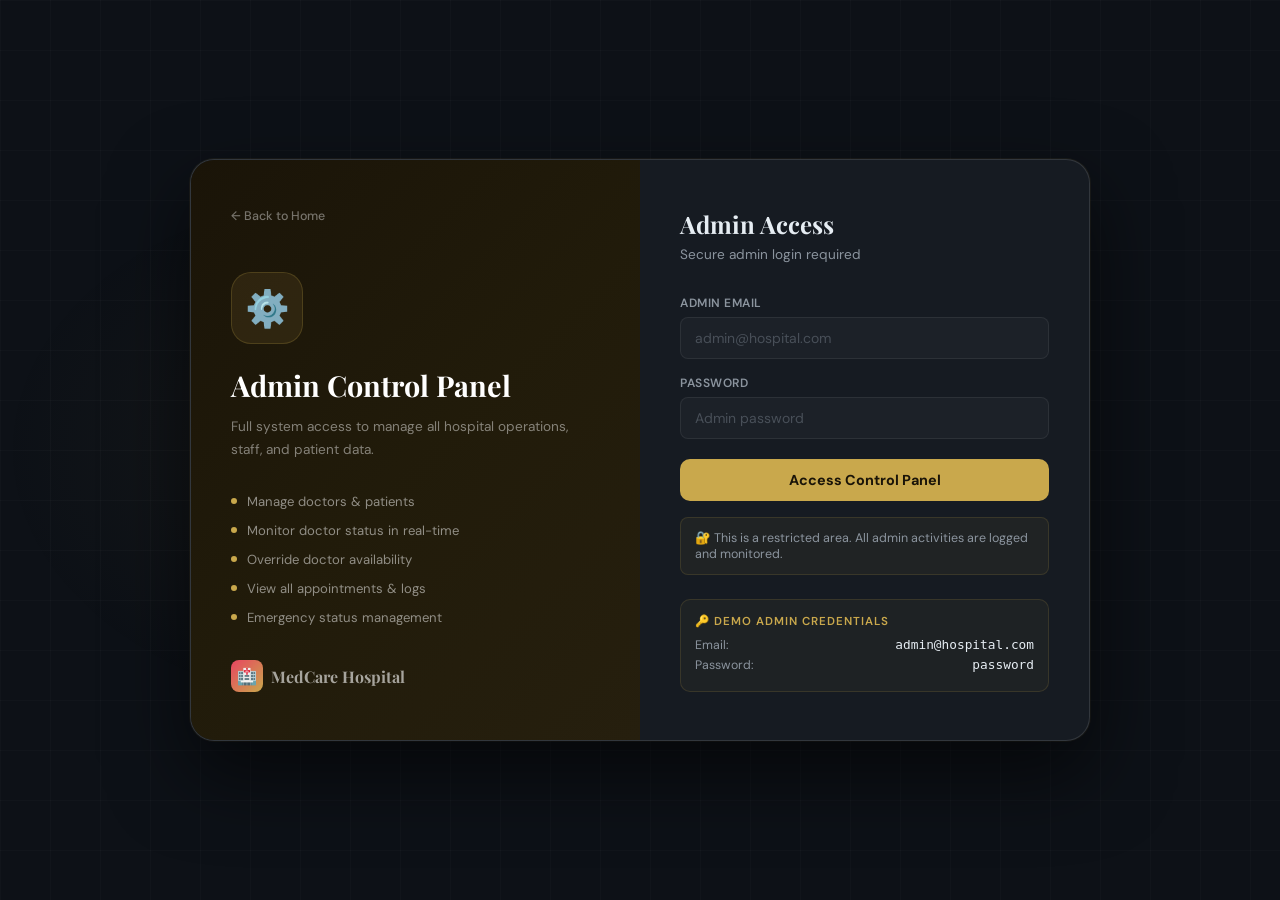
<file: admin-login.html>
<!DOCTYPE html>
<html lang="en">
<head>
<meta charset="UTF-8">
<meta name="viewport" content="width=device-width, initial-scale=1.0">
<title>Admin Login — MedCare Hospital</title>
<link rel="preconnect" href="https://fonts.googleapis.com">
<link href="https://fonts.googleapis.com/css2?family=Playfair+Display:wght@700;900&family=DM+Sans:wght@300;400;500;600&display=swap" rel="stylesheet">
<style>
  :root { --role-color:#C9A84C; --role-glow:rgba(201,168,76,0.25); --bg:#0D1117; --surface:#161B22; --surface2:#1C2128; --border:rgba(255,255,255,0.07); --border2:rgba(255,255,255,0.12); --text:#E6EDF3; --text2:#8B949E; --text3:#484F58; }
  *{margin:0;padding:0;box-sizing:border-box}
  body{font-family:'DM Sans',sans-serif;background:var(--bg);color:var(--text);min-height:100vh;display:flex;align-items:center;justify-content:center;padding:20px}
  .bg-accent{position:fixed;inset:0;z-index:0;background:radial-gradient(ellipse 50% 50% at 30% 50%,rgba(201,168,76,0.06) 0%,transparent 60%)}
  .grid-bg{position:fixed;inset:0;z-index:0;background-image:linear-gradient(rgba(255,255,255,0.02) 1px,transparent 1px),linear-gradient(90deg,rgba(255,255,255,0.02) 1px,transparent 1px);background-size:50px 50px}
  .login-wrapper{position:relative;z-index:10;width:100%;max-width:900px;display:grid;grid-template-columns:1fr 1fr;background:var(--surface);border:1px solid var(--border2);border-radius:24px;overflow:hidden;box-shadow:0 32px 80px rgba(0,0,0,0.6),0 0 0 1px rgba(201,168,76,0.08);animation:wrapper-in 0.5s ease}
  @keyframes wrapper-in{from{opacity:0;transform:scale(0.95) translateY(20px)}to{opacity:1;transform:scale(1) translateY(0)}}
  @media(max-width:640px){.login-wrapper{grid-template-columns:1fr}.login-panel-left{display:none}}
  .login-panel-left{background:linear-gradient(135deg,#1A1408 0%,#211B0A 50%,#261F0E 100%);padding:48px 40px;display:flex;flex-direction:column;justify-content:space-between;position:relative;overflow:hidden}
  .panel-decoration{position:absolute;inset:0;background:radial-gradient(circle at 30% 70%,rgba(201,168,76,0.1) 0%,transparent 60%)}
  .panel-content{position:relative;z-index:1}
  .back-link{display:flex;align-items:center;gap:6px;color:rgba(255,255,255,0.4);text-decoration:none;font-size:0.78rem;font-weight:500;transition:color 0.2s;margin-bottom:48px}
  .back-link:hover{color:var(--role-color)}
  .panel-role-icon{width:72px;height:72px;background:rgba(201,168,76,0.1);border:1px solid rgba(201,168,76,0.2);border-radius:20px;display:flex;align-items:center;justify-content:center;font-size:36px;margin-bottom:24px}
  .panel-title{font-family:'Playfair Display',serif;font-size:1.8rem;font-weight:700;color:white;line-height:1.2;margin-bottom:12px}
  .panel-desc{color:rgba(255,255,255,0.45);font-size:0.85rem;line-height:1.7}
  .panel-features{margin-top:32px;display:flex;flex-direction:column;gap:12px}
  .panel-feature{display:flex;align-items:center;gap:10px;color:rgba(255,255,255,0.5);font-size:0.82rem}
  .feature-dot{width:6px;height:6px;border-radius:50%;background:var(--role-color);flex-shrink:0}
  .panel-footer{position:relative;z-index:1}
  .hospital-branding{display:flex;align-items:center;gap:8px}
  .brand-icon{width:32px;height:32px;border-radius:8px;background:linear-gradient(135deg,#E94560,#C9A84C);display:flex;align-items:center;justify-content:center;font-size:16px}
  .brand-name{font-family:'Playfair Display',serif;font-size:1rem;font-weight:700;color:rgba(255,255,255,0.6)}
  .login-panel-right{padding:48px 40px}
  .login-header{margin-bottom:32px}
  .login-title{font-family:'Playfair Display',serif;font-size:1.5rem;font-weight:700;margin-bottom:6px}
  .login-subtitle{color:var(--text2);font-size:0.85rem}
  .form-group{margin-bottom:16px}
  .form-label{display:block;font-size:0.75rem;font-weight:600;color:var(--text2);letter-spacing:0.5px;text-transform:uppercase;margin-bottom:6px}
  .form-control{width:100%;background:var(--surface2);border:1px solid var(--border);border-radius:8px;padding:11px 14px;color:var(--text);font-size:0.875rem;font-family:inherit;transition:all 0.2s;outline:none}
  .form-control:focus{border-color:var(--role-color);box-shadow:0 0 0 3px var(--role-glow)}
  .form-control::placeholder{color:var(--text3)}
  .btn-login{width:100%;padding:12px;border-radius:10px;background:var(--role-color);color:#1A1408;font-size:0.9rem;font-weight:700;font-family:inherit;border:none;cursor:pointer;transition:all 0.2s;display:flex;align-items:center;justify-content:center;gap:8px;margin-top:20px}
  .btn-login:hover{filter:brightness(1.1);transform:translateY(-1px);box-shadow:0 8px 24px var(--role-glow)}
  .btn-login:disabled{opacity:0.7;cursor:not-allowed;transform:none}
  .alert{padding:10px 14px;border-radius:8px;font-size:0.82rem;margin-bottom:16px;display:none}
  .alert.show{display:block}
  .alert-error{background:rgba(248,81,73,0.1);border:1px solid rgba(248,81,73,0.3);color:#F85149}
  .alert-success{background:rgba(201,168,76,0.1);border:1px solid rgba(201,168,76,0.3);color:#C9A84C}
  .demo-creds{margin-top:24px;padding:14px;border-radius:10px;background:rgba(201,168,76,0.05);border:1px solid rgba(201,168,76,0.15);font-size:0.77rem}
  .demo-title{color:var(--role-color);font-weight:600;margin-bottom:8px;font-size:0.72rem;letter-spacing:1px;text-transform:uppercase}
  .demo-item{display:flex;justify-content:space-between;color:var(--text2);margin-bottom:4px}
  .demo-val{color:var(--text);font-family:monospace;font-size:0.8rem}
  .loading-ring{display:inline-block;width:16px;height:16px;border:2px solid rgba(0,0,0,0.3);border-top-color:#1A1408;border-radius:50%;animation:spin 0.6s linear infinite}
  @keyframes spin{to{transform:rotate(360deg)}}
  .admin-warning{display:flex;align-items:flex-start;gap:10px;background:rgba(201,168,76,0.06);border:1px solid rgba(201,168,76,0.15);border-radius:8px;padding:12px 14px;margin-top:16px;font-size:0.78rem;color:var(--text2)}
</style>
</head>
<body>
<div class="bg-accent"></div>
<div class="grid-bg"></div>
<div class="login-wrapper">
  <div class="login-panel-left">
    <div class="panel-content">
      <a href="index.html" class="back-link">← Back to Home</a>
      <div class="panel-role-icon">⚙️</div>
      <div class="panel-title">Admin Control Panel</div>
      <div class="panel-desc">Full system access to manage all hospital operations, staff, and patient data.</div>
      <div class="panel-features">
        <div class="panel-feature"><div class="feature-dot"></div> Manage doctors & patients</div>
        <div class="panel-feature"><div class="feature-dot"></div> Monitor doctor status in real-time</div>
        <div class="panel-feature"><div class="feature-dot"></div> Override doctor availability</div>
        <div class="panel-feature"><div class="feature-dot"></div> View all appointments & logs</div>
        <div class="panel-feature"><div class="feature-dot"></div> Emergency status management</div>
      </div>
    </div>
    <div class="panel-footer">
      <div class="hospital-branding">
        <div class="brand-icon">🏥</div>
        <div class="brand-name">MedCare Hospital</div>
      </div>
    </div>
  </div>
  <div class="login-panel-right">
    <div class="login-header">
      <div class="login-title">Admin Access</div>
      <div class="login-subtitle">Secure admin login required</div>
    </div>
    <div id="alertBox" class="alert"></div>
    <form onsubmit="handleLogin(event)">
      <div class="form-group">
        <label class="form-label">Admin Email</label>
        <input type="email" id="loginEmail" class="form-control" placeholder="admin@hospital.com" required>
      </div>
      <div class="form-group">
        <label class="form-label">Password</label>
        <input type="password" id="loginPassword" class="form-control" placeholder="Admin password" required>
      </div>
      <button type="submit" class="btn-login" id="loginBtn">
        <span id="loginBtnText">Access Control Panel</span>
      </button>
    </form>
    <div class="admin-warning">
      🔐 This is a restricted area. All admin activities are logged and monitored.
    </div>
    <div class="demo-creds">
      <div class="demo-title">🔑 Demo Admin Credentials</div>
      <div class="demo-item"><span>Email:</span><span class="demo-val">admin@hospital.com</span></div>
      <div class="demo-item"><span>Password:</span><span class="demo-val">password</span></div>
    </div>
  </div>
</div>
<script>
async function handleLogin(e) {
  e.preventDefault();
  const btn = document.getElementById('loginBtn');
  const txt = document.getElementById('loginBtnText');
  btn.disabled = true; txt.innerHTML = '<span class="loading-ring"></span>';
  const alertBox = document.getElementById('alertBox');
  alertBox.className = 'alert';
  try {
    const fd = new FormData();
    fd.append('action','login');
    fd.append('email', document.getElementById('loginEmail').value);
    fd.append('password', document.getElementById('loginPassword').value);
    fd.append('role','admin');
    const res = await fetch('php/auth.php',{method:'POST',body:fd});
    const data = await res.json();
    if(data.success){
      alertBox.textContent='Access granted! Redirecting...';
      alertBox.className='alert show alert-success';
      setTimeout(()=>window.location.href='admin-dashboard.html',800);
    } else {
      alertBox.textContent=data.message||'Login failed';
      alertBox.className='alert show alert-error';
      btn.disabled=false; txt.textContent='Access Control Panel';
    }
  } catch(err){
    alertBox.textContent='Connection error.';
    alertBox.className='alert show alert-error';
    btn.disabled=false; txt.textContent='Access Control Panel';
  }
}
</script>
</body>
</html>
</file>
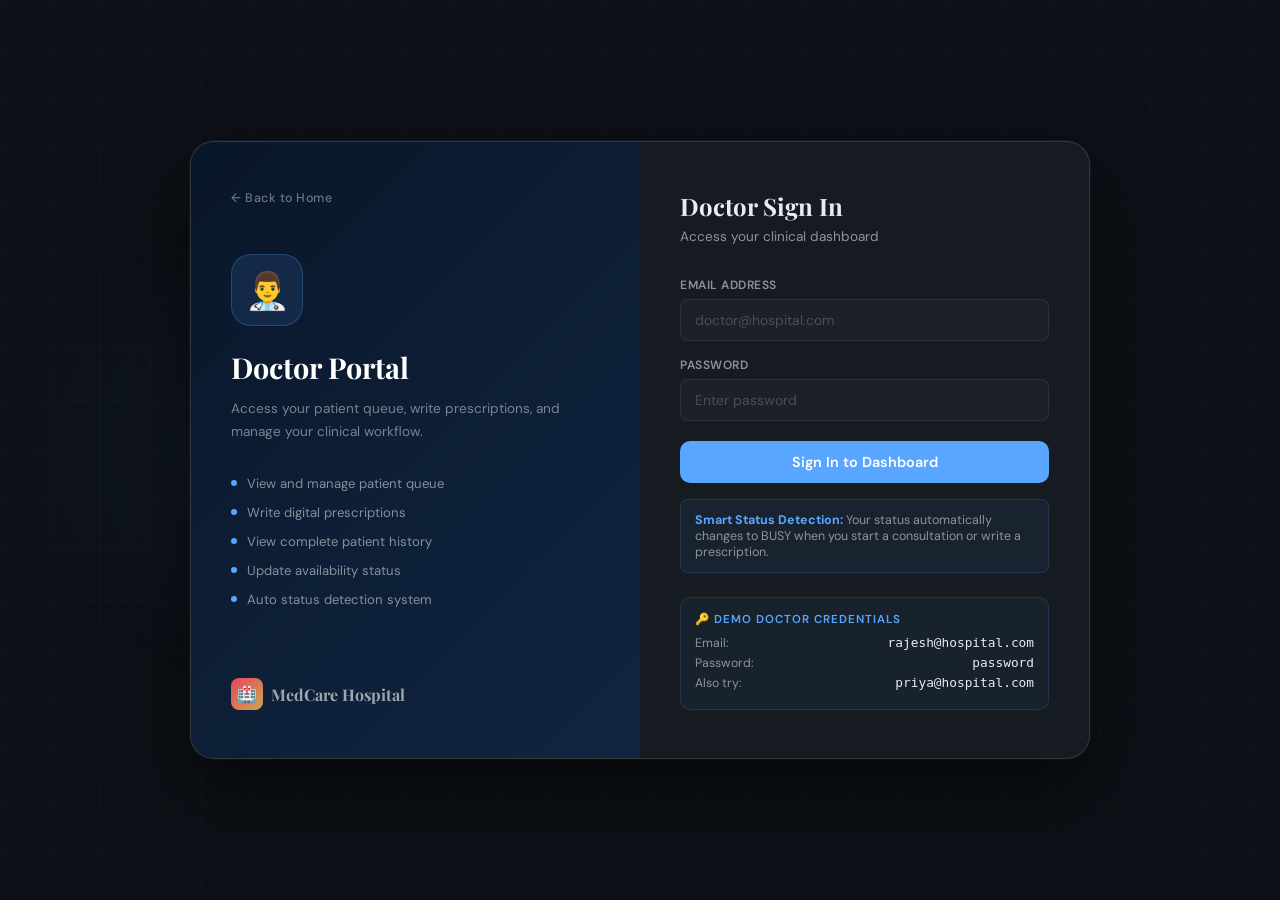
<file: doctor-login.html>
<!DOCTYPE html>
<html lang="en">
<head>
<meta charset="UTF-8">
<meta name="viewport" content="width=device-width, initial-scale=1.0">
<title>Doctor Login — MedCare Hospital</title>
<link rel="preconnect" href="https://fonts.googleapis.com">
<link href="https://fonts.googleapis.com/css2?family=Playfair+Display:wght@700;900&family=DM+Sans:wght@300;400;500;600&display=swap" rel="stylesheet">
<style>
  :root { --role-color: #58A6FF; --role-glow: rgba(88,166,255,0.25); --bg: #0D1117; --surface: #161B22; --surface2: #1C2128; --border: rgba(255,255,255,0.07); --border2: rgba(255,255,255,0.12); --text: #E6EDF3; --text2: #8B949E; --text3: #484F58; }
  * { margin:0; padding:0; box-sizing:border-box; }
  body { font-family:'DM Sans',sans-serif; background:var(--bg); color:var(--text); min-height:100vh; display:flex; align-items:center; justify-content:center; padding:20px; }
  .bg-accent { position:fixed; inset:0; z-index:0; background:radial-gradient(ellipse 50% 50% at 30% 50%, rgba(88,166,255,0.07) 0%, transparent 60%); }
  .grid-bg { position:fixed; inset:0; z-index:0; background-image:linear-gradient(rgba(255,255,255,0.02) 1px,transparent 1px),linear-gradient(90deg,rgba(255,255,255,0.02) 1px,transparent 1px); background-size:50px 50px; }
  .login-wrapper { position:relative; z-index:10; width:100%; max-width:900px; display:grid; grid-template-columns:1fr 1fr; background:var(--surface); border:1px solid var(--border2); border-radius:24px; overflow:hidden; box-shadow:0 32px 80px rgba(0,0,0,0.6),0 0 0 1px rgba(88,166,255,0.08); animation:wrapper-in 0.5s ease; }
  @keyframes wrapper-in { from{opacity:0;transform:scale(0.95) translateY(20px)} to{opacity:1;transform:scale(1) translateY(0)} }
  @media(max-width:640px){.login-wrapper{grid-template-columns:1fr}.login-panel-left{display:none}}
  .login-panel-left { background:linear-gradient(135deg,#091629 0%,#0D1E36 50%,#112540 100%); padding:48px 40px; display:flex; flex-direction:column; justify-content:space-between; position:relative; overflow:hidden; }
  .panel-decoration { position:absolute; inset:0; background:radial-gradient(circle at 30% 70%, rgba(88,166,255,0.12) 0%, transparent 60%); }
  .panel-content { position:relative; z-index:1; }
  .back-link { display:flex; align-items:center; gap:6px; color:rgba(255,255,255,0.4); text-decoration:none; font-size:0.78rem; font-weight:500; letter-spacing:0.5px; transition:color 0.2s; margin-bottom:48px; }
  .back-link:hover { color:var(--role-color); }
  .panel-role-icon { width:72px; height:72px; background:rgba(88,166,255,0.12); border:1px solid rgba(88,166,255,0.25); border-radius:20px; display:flex; align-items:center; justify-content:center; font-size:36px; margin-bottom:24px; }
  .panel-title { font-family:'Playfair Display',serif; font-size:1.8rem; font-weight:700; color:white; line-height:1.2; margin-bottom:12px; }
  .panel-desc { color:rgba(255,255,255,0.45); font-size:0.85rem; line-height:1.7; }
  .panel-features { margin-top:32px; display:flex; flex-direction:column; gap:12px; }
  .panel-feature { display:flex; align-items:center; gap:10px; color:rgba(255,255,255,0.5); font-size:0.82rem; }
  .feature-dot { width:6px; height:6px; border-radius:50%; background:var(--role-color); flex-shrink:0; }
  .panel-footer { position:relative; z-index:1; }
  .hospital-branding { display:flex; align-items:center; gap:8px; }
  .brand-icon { width:32px; height:32px; border-radius:8px; background:linear-gradient(135deg,#E94560,#C9A84C); display:flex; align-items:center; justify-content:center; font-size:16px; }
  .brand-name { font-family:'Playfair Display',serif; font-size:1rem; font-weight:700; color:rgba(255,255,255,0.6); }
  .login-panel-right { padding:48px 40px; }
  .login-header { margin-bottom:32px; }
  .login-title { font-family:'Playfair Display',serif; font-size:1.5rem; font-weight:700; margin-bottom:6px; }
  .login-subtitle { color:var(--text2); font-size:0.85rem; }
  .form-group { margin-bottom:16px; }
  .form-label { display:block; font-size:0.75rem; font-weight:600; color:var(--text2); letter-spacing:0.5px; text-transform:uppercase; margin-bottom:6px; }
  .form-control { width:100%; background:var(--surface2); border:1px solid var(--border); border-radius:8px; padding:11px 14px; color:var(--text); font-size:0.875rem; font-family:inherit; transition:all 0.2s; outline:none; }
  .form-control:focus { border-color:var(--role-color); box-shadow:0 0 0 3px var(--role-glow); }
  .form-control::placeholder { color:var(--text3); }
  .btn-login { width:100%; padding:12px; border-radius:10px; background:var(--role-color); color:white; font-size:0.9rem; font-weight:600; font-family:inherit; border:none; cursor:pointer; transition:all 0.2s; display:flex; align-items:center; justify-content:center; gap:8px; margin-top:20px; }
  .btn-login:hover { filter:brightness(1.1); transform:translateY(-1px); box-shadow:0 8px 24px var(--role-glow); }
  .btn-login:disabled { opacity:0.7; cursor:not-allowed; transform:none; }
  .alert { padding:10px 14px; border-radius:8px; font-size:0.82rem; margin-bottom:16px; display:none; }
  .alert.show { display:block; }
  .alert-error { background:rgba(248,81,73,0.1); border:1px solid rgba(248,81,73,0.3); color:#F85149; }
  .alert-success { background:rgba(88,166,255,0.1); border:1px solid rgba(88,166,255,0.3); color:#58A6FF; }
  .demo-creds { margin-top:24px; padding:14px; border-radius:10px; background:rgba(88,166,255,0.05); border:1px solid rgba(88,166,255,0.15); font-size:0.77rem; }
  .demo-title { color:var(--role-color); font-weight:600; margin-bottom:8px; font-size:0.72rem; letter-spacing:1px; text-transform:uppercase; }
  .demo-item { display:flex; justify-content:space-between; color:var(--text2); margin-bottom:4px; }
  .demo-val { color:var(--text); font-family:monospace; font-size:0.8rem; }
  .loading-ring { display:inline-block; width:16px; height:16px; border:2px solid rgba(255,255,255,0.3); border-top-color:white; border-radius:50%; animation:spin 0.6s linear infinite; }
  @keyframes spin { to{transform:rotate(360deg)} }
  .status-note { background:rgba(88,166,255,0.06); border:1px solid rgba(88,166,255,0.15); border-radius:8px; padding:12px 14px; margin-top:16px; font-size:0.78rem; color:var(--text2); }
  .status-note strong { color:var(--role-color); }
</style>
</head>
<body>
<div class="bg-accent"></div>
<div class="grid-bg"></div>
<div class="login-wrapper">
  <div class="login-panel-left">
    <div class="panel-content">
      <a href="index.html" class="back-link">← Back to Home</a>
      <div class="panel-role-icon">👨‍⚕️</div>
      <div class="panel-title">Doctor Portal</div>
      <div class="panel-desc">Access your patient queue, write prescriptions, and manage your clinical workflow.</div>
      <div class="panel-features">
        <div class="panel-feature"><div class="feature-dot"></div> View and manage patient queue</div>
        <div class="panel-feature"><div class="feature-dot"></div> Write digital prescriptions</div>
        <div class="panel-feature"><div class="feature-dot"></div> View complete patient history</div>
        <div class="panel-feature"><div class="feature-dot"></div> Update availability status</div>
        <div class="panel-feature"><div class="feature-dot"></div> Auto status detection system</div>
      </div>
    </div>
    <div class="panel-footer">
      <div class="hospital-branding">
        <div class="brand-icon">🏥</div>
        <div class="brand-name">MedCare Hospital</div>
      </div>
    </div>
  </div>
  <div class="login-panel-right">
    <div class="login-header">
      <div class="login-title">Doctor Sign In</div>
      <div class="login-subtitle">Access your clinical dashboard</div>
    </div>
    <div id="alertBox" class="alert"></div>
    <form onsubmit="handleLogin(event)">
      <div class="form-group">
        <label class="form-label">Email Address</label>
        <input type="email" id="loginEmail" class="form-control" placeholder="doctor@hospital.com" required>
      </div>
      <div class="form-group">
        <label class="form-label">Password</label>
        <input type="password" id="loginPassword" class="form-control" placeholder="Enter password" required>
      </div>
      <button type="submit" class="btn-login" id="loginBtn">
        <span id="loginBtnText">Sign In to Dashboard</span>
      </button>
    </form>
    <div class="status-note">
      <strong>Smart Status Detection:</strong> Your status automatically changes to BUSY when you start a consultation or write a prescription.
    </div>
    <div class="demo-creds">
      <div class="demo-title">🔑 Demo Doctor Credentials</div>
      <div class="demo-item"><span>Email:</span><span class="demo-val">rajesh@hospital.com</span></div>
      <div class="demo-item"><span>Password:</span><span class="demo-val">password</span></div>
      <div class="demo-item"><span>Also try:</span><span class="demo-val">priya@hospital.com</span></div>
    </div>
  </div>
</div>
<script>
async function handleLogin(e) {
  e.preventDefault();
  const btn = document.getElementById('loginBtn');
  const txt = document.getElementById('loginBtnText');
  btn.disabled = true; txt.innerHTML = '<span class="loading-ring"></span>';
  const alertBox = document.getElementById('alertBox');
  alertBox.className = 'alert';
  try {
    const fd = new FormData();
    fd.append('action', 'login');
    fd.append('email', document.getElementById('loginEmail').value);
    fd.append('password', document.getElementById('loginPassword').value);
    fd.append('role', 'doctor');
    const res = await fetch('php/auth.php', { method: 'POST', body: fd });
    const data = await res.json();
    if (data.success) {
      alertBox.textContent = 'Login successful! Redirecting...';
      alertBox.className = 'alert show alert-success';
      setTimeout(() => window.location.href = 'doctor-dashboard.html', 800);
    } else {
      alertBox.textContent = data.message || 'Login failed';
      alertBox.className = 'alert show alert-error';
      btn.disabled = false; txt.textContent = 'Sign In to Dashboard';
    }
  } catch(err) {
    alertBox.textContent = 'Connection error. Please try again.';
    alertBox.className = 'alert show alert-error';
    btn.disabled = false; txt.textContent = 'Sign In to Dashboard';
  }
}
</script>
</body>
</html>
</file>
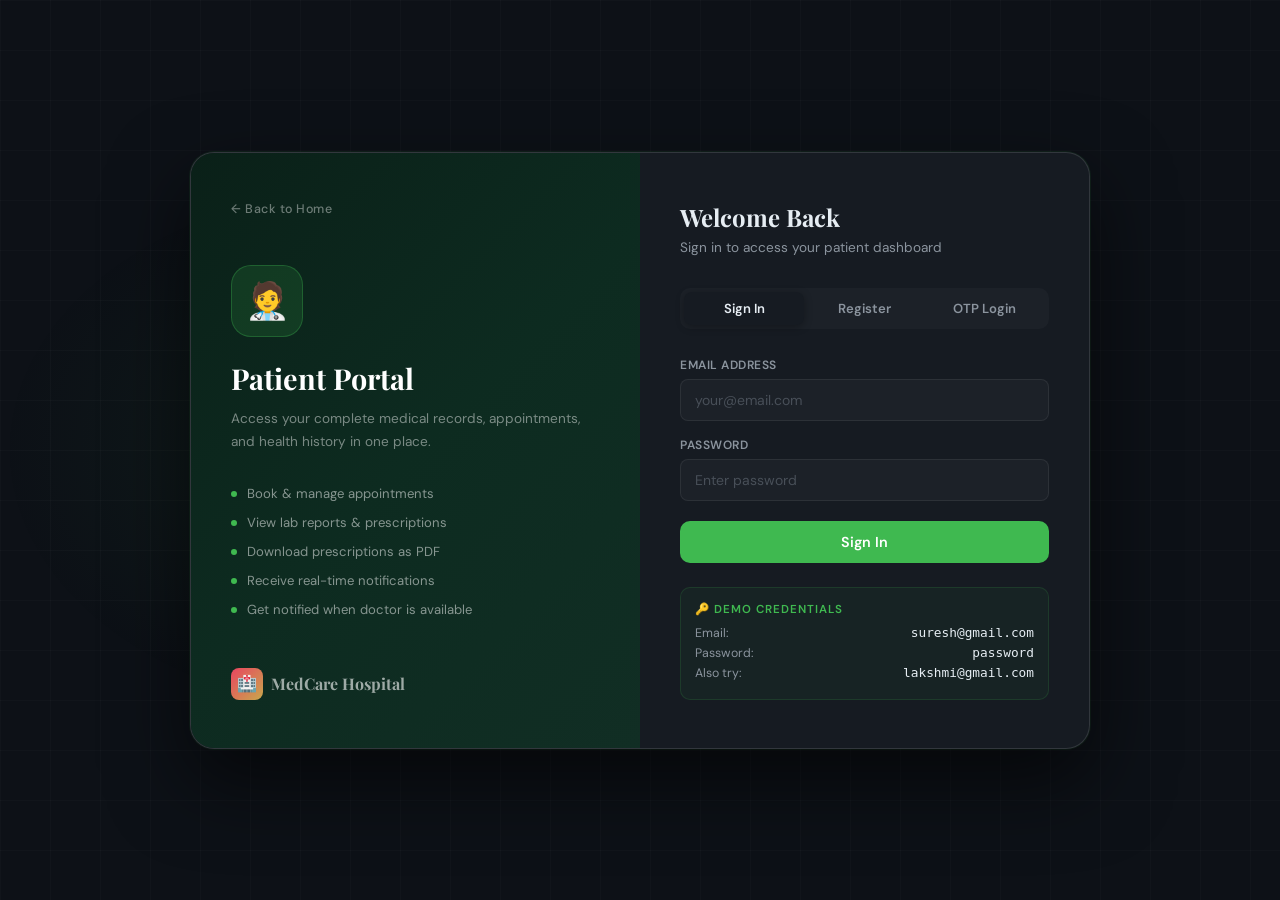
<file: patient-login.html>
<!DOCTYPE html>
<html lang="en">
<head>
<meta charset="UTF-8">
<meta name="viewport" content="width=device-width, initial-scale=1.0">
<title>Patient Login — MedCare Hospital</title>
<link rel="preconnect" href="https://fonts.googleapis.com">
<link href="https://fonts.googleapis.com/css2?family=Playfair+Display:wght@700;900&family=DM+Sans:wght@300;400;500;600&display=swap" rel="stylesheet">
<style>
  :root {
    --role-color: #3FB950;
    --role-glow: rgba(63,185,80,0.3);
    --bg: #0D1117; --surface: #161B22; --surface2: #1C2128;
    --border: rgba(255,255,255,0.07); --border2: rgba(255,255,255,0.12);
    --text: #E6EDF3; --text2: #8B949E; --text3: #484F58;
    --accent: #E94560; --green: #3FB950; --blue: #58A6FF;
  }
  * { margin: 0; padding: 0; box-sizing: border-box; }
  body {
    font-family: 'DM Sans', sans-serif;
    background: var(--bg); color: var(--text);
    min-height: 100vh; display: flex; align-items: center; justify-content: center;
    padding: 20px; overflow: hidden;
  }
  .bg-accent {
    position: fixed; inset: 0; z-index: 0;
    background: radial-gradient(ellipse 50% 50% at 30% 50%, rgba(63,185,80,0.08) 0%, transparent 60%);
  }
  .grid-bg {
    position: fixed; inset: 0; z-index: 0;
    background-image: linear-gradient(rgba(255,255,255,0.02) 1px, transparent 1px),
                      linear-gradient(90deg, rgba(255,255,255,0.02) 1px, transparent 1px);
    background-size: 50px 50px;
  }
  .login-wrapper {
    position: relative; z-index: 10;
    width: 100%; max-width: 900px;
    display: grid; grid-template-columns: 1fr 1fr;
    background: var(--surface); border: 1px solid var(--border2);
    border-radius: 24px; overflow: hidden;
    box-shadow: 0 32px 80px rgba(0,0,0,0.6), 0 0 0 1px rgba(63,185,80,0.1);
    animation: wrapper-in 0.5s ease;
  }
  @keyframes wrapper-in {
    from { opacity: 0; transform: scale(0.95) translateY(20px); }
    to { opacity: 1; transform: scale(1) translateY(0); }
  }
  @media (max-width: 640px) {
    .login-wrapper { grid-template-columns: 1fr; }
    .login-panel-left { display: none; }
  }
  /* LEFT PANEL */
  .login-panel-left {
    background: linear-gradient(135deg, #0A2018 0%, #0D2B20 50%, #112E24 100%);
    padding: 48px 40px;
    display: flex; flex-direction: column; justify-content: space-between;
    position: relative; overflow: hidden;
  }
  .panel-decoration {
    position: absolute; inset: 0;
    background: radial-gradient(circle at 30% 70%, rgba(63,185,80,0.15) 0%, transparent 60%);
  }
  .panel-content { position: relative; z-index: 1; }
  .back-link {
    display: flex; align-items: center; gap: 6px;
    color: rgba(255,255,255,0.4); text-decoration: none;
    font-size: 0.78rem; font-weight: 500; letter-spacing: 0.5px;
    transition: color 0.2s; margin-bottom: 48px;
  }
  .back-link:hover { color: var(--role-color); }
  .panel-role-icon {
    width: 72px; height: 72px;
    background: rgba(63,185,80,0.15);
    border: 1px solid rgba(63,185,80,0.3);
    border-radius: 20px;
    display: flex; align-items: center; justify-content: center;
    font-size: 36px; margin-bottom: 24px;
  }
  .panel-title {
    font-family: 'Playfair Display', serif;
    font-size: 1.8rem; font-weight: 700; color: white;
    line-height: 1.2; margin-bottom: 12px;
  }
  .panel-desc { color: rgba(255,255,255,0.45); font-size: 0.85rem; line-height: 1.7; }
  .panel-features { margin-top: 32px; display: flex; flex-direction: column; gap: 12px; }
  .panel-feature {
    display: flex; align-items: center; gap: 10px;
    color: rgba(255,255,255,0.5); font-size: 0.82rem;
  }
  .feature-dot { width: 6px; height: 6px; border-radius: 50%; background: var(--role-color); flex-shrink: 0; }
  .panel-footer { position: relative; z-index: 1; }
  .hospital-branding { display: flex; align-items: center; gap: 8px; }
  .brand-icon {
    width: 32px; height: 32px; border-radius: 8px;
    background: linear-gradient(135deg, #E94560, #C9A84C);
    display: flex; align-items: center; justify-content: center; font-size: 16px;
  }
  .brand-name { font-family: 'Playfair Display', serif; font-size: 1rem; font-weight: 700; color: rgba(255,255,255,0.6); }
  /* RIGHT PANEL */
  .login-panel-right { padding: 48px 40px; }
  .login-header { margin-bottom: 32px; }
  .login-title { font-family: 'Playfair Display', serif; font-size: 1.5rem; font-weight: 700; margin-bottom: 6px; }
  .login-subtitle { color: var(--text2); font-size: 0.85rem; }
  /* TABS */
  .auth-tabs {
    display: flex; gap: 0; margin-bottom: 28px;
    background: var(--surface2); border-radius: 10px; padding: 4px;
  }
  .auth-tab {
    flex: 1; padding: 8px; border-radius: 8px;
    font-size: 0.82rem; font-weight: 600;
    background: none; border: none; color: var(--text2);
    cursor: pointer; transition: all 0.2s; font-family: inherit;
  }
  .auth-tab.active { background: var(--surface); color: var(--text); box-shadow: 0 2px 8px rgba(0,0,0,0.3); }
  /* FORM */
  .form-group { margin-bottom: 16px; }
  .form-label {
    display: block; font-size: 0.75rem; font-weight: 600;
    color: var(--text2); letter-spacing: 0.5px; text-transform: uppercase; margin-bottom: 6px;
  }
  .form-control {
    width: 100%; background: var(--surface2); border: 1px solid var(--border);
    border-radius: 8px; padding: 11px 14px; color: var(--text);
    font-size: 0.875rem; font-family: inherit; transition: all 0.2s; outline: none;
  }
  .form-control:focus { border-color: var(--role-color); box-shadow: 0 0 0 3px var(--role-glow); }
  .form-control::placeholder { color: var(--text3); }
  .form-row { display: grid; grid-template-columns: 1fr 1fr; gap: 12px; }
  .btn-login {
    width: 100%; padding: 12px; border-radius: 10px;
    background: var(--role-color); color: white;
    font-size: 0.9rem; font-weight: 600; font-family: inherit;
    border: none; cursor: pointer; transition: all 0.2s;
    display: flex; align-items: center; justify-content: center; gap: 8px;
    margin-top: 20px;
  }
  .btn-login:hover { filter: brightness(1.1); transform: translateY(-1px); box-shadow: 0 8px 24px var(--role-glow); }
  .btn-login:disabled { opacity: 0.7; cursor: not-allowed; transform: none; }
  .divider-text {
    text-align: center; color: var(--text3); font-size: 0.75rem;
    margin: 16px 0; position: relative;
  }
  .divider-text::before, .divider-text::after {
    content: ''; position: absolute; top: 50%; width: 40%;
    height: 1px; background: var(--border);
  }
  .divider-text::before { left: 0; } .divider-text::after { right: 0; }
  .otp-btn {
    width: 100%; padding: 12px; border-radius: 10px;
    background: none; border: 1px solid var(--border2); color: var(--text2);
    font-size: 0.85rem; font-weight: 500; font-family: inherit;
    cursor: pointer; transition: all 0.2s;
  }
  .otp-btn:hover { border-color: var(--role-color); color: var(--text); }
  /* OTP SECTION */
  .otp-section { display: none; }
  .otp-section.active { display: block; }
  .otp-input-group {
    display: flex; gap: 8px; justify-content: center; margin: 16px 0;
  }
  .otp-digit {
    width: 48px; height: 52px;
    background: var(--surface2); border: 1px solid var(--border);
    border-radius: 8px; text-align: center;
    font-size: 1.4rem; font-weight: 700; color: var(--text);
    outline: none; transition: all 0.2s; font-family: inherit;
  }
  .otp-digit:focus { border-color: var(--role-color); box-shadow: 0 0 0 3px var(--role-glow); }
  .demo-creds {
    margin-top: 24px; padding: 14px; border-radius: 10px;
    background: rgba(63,185,80,0.05); border: 1px solid rgba(63,185,80,0.15);
    font-size: 0.77rem;
  }
  .demo-title { color: var(--role-color); font-weight: 600; margin-bottom: 8px; font-size: 0.72rem; letter-spacing: 1px; text-transform: uppercase; }
  .demo-item { display: flex; justify-content: space-between; color: var(--text2); margin-bottom: 4px; }
  .demo-val { color: var(--text); font-family: monospace; font-size: 0.8rem; }
  /* Alert */
  .alert {
    padding: 10px 14px; border-radius: 8px; font-size: 0.82rem;
    margin-bottom: 16px; display: none;
  }
  .alert.show { display: block; }
  .alert-error { background: rgba(248,81,73,0.1); border: 1px solid rgba(248,81,73,0.3); color: #F85149; }
  .alert-success { background: rgba(63,185,80,0.1); border: 1px solid rgba(63,185,80,0.3); color: #3FB950; }
  .loading-ring {
    display: inline-block; width: 16px; height: 16px;
    border: 2px solid rgba(255,255,255,0.3); border-top-color: white;
    border-radius: 50%; animation: spin 0.6s linear infinite;
  }
  @keyframes spin { to { transform: rotate(360deg); } }
</style>
</head>
<body>
<div class="bg-accent"></div>
<div class="grid-bg"></div>

<div class="login-wrapper">
  <!-- LEFT PANEL -->
  <div class="login-panel-left">
    <div class="panel-content">
      <a href="index.html" class="back-link">← Back to Home</a>
      <div class="panel-role-icon">🧑‍⚕️</div>
      <div class="panel-title">Patient Portal</div>
      <div class="panel-desc">Access your complete medical records, appointments, and health history in one place.</div>
      <div class="panel-features">
        <div class="panel-feature"><div class="feature-dot"></div> Book & manage appointments</div>
        <div class="panel-feature"><div class="feature-dot"></div> View lab reports & prescriptions</div>
        <div class="panel-feature"><div class="feature-dot"></div> Download prescriptions as PDF</div>
        <div class="panel-feature"><div class="feature-dot"></div> Receive real-time notifications</div>
        <div class="panel-feature"><div class="feature-dot"></div> Get notified when doctor is available</div>
      </div>
    </div>
    <div class="panel-footer">
      <div class="hospital-branding">
        <div class="brand-icon">🏥</div>
        <div class="brand-name">MedCare Hospital</div>
      </div>
    </div>
  </div>

  <!-- RIGHT PANEL -->
  <div class="login-panel-right">
    <div class="login-header">
      <div class="login-title">Welcome Back</div>
      <div class="login-subtitle">Sign in to access your patient dashboard</div>
    </div>

    <div class="auth-tabs">
      <button class="auth-tab active" onclick="switchTab('login')">Sign In</button>
      <button class="auth-tab" onclick="switchTab('register')">Register</button>
      <button class="auth-tab" onclick="switchTab('otp')">OTP Login</button>
    </div>

    <div id="alertBox" class="alert"></div>

    <!-- LOGIN FORM -->
    <div id="loginTab">
      <form onsubmit="handleLogin(event)">
        <div class="form-group">
          <label class="form-label">Email Address</label>
          <input type="email" id="loginEmail" class="form-control" placeholder="your@email.com" required>
        </div>
        <div class="form-group">
          <label class="form-label">Password</label>
          <input type="password" id="loginPassword" class="form-control" placeholder="Enter password" required>
        </div>
        <button type="submit" class="btn-login" id="loginBtn">
          <span id="loginBtnText">Sign In</span>
        </button>
      </form>

      <div class="demo-creds">
        <div class="demo-title">🔑 Demo Credentials</div>
        <div class="demo-item"><span>Email:</span><span class="demo-val">suresh@gmail.com</span></div>
        <div class="demo-item"><span>Password:</span><span class="demo-val">password</span></div>
        <div class="demo-item"><span>Also try:</span><span class="demo-val">lakshmi@gmail.com</span></div>
      </div>
    </div>

    <!-- REGISTER FORM -->
    <div id="registerTab" style="display:none">
      <form onsubmit="handleRegister(event)">
        <div class="form-group">
          <label class="form-label">Full Name</label>
          <input type="text" id="regName" class="form-control" placeholder="Your full name" required>
        </div>
        <div class="form-row">
          <div class="form-group">
            <label class="form-label">Email</label>
            <input type="email" id="regEmail" class="form-control" placeholder="email@example.com" required>
          </div>
          <div class="form-group">
            <label class="form-label">Phone</label>
            <input type="tel" id="regPhone" class="form-control" placeholder="9876543210" required>
          </div>
        </div>
        <div class="form-row">
          <div class="form-group">
            <label class="form-label">Date of Birth</label>
            <input type="date" id="regDob" class="form-control">
          </div>
          <div class="form-group">
            <label class="form-label">Gender</label>
            <select id="regGender" class="form-control">
              <option value="">Select</option>
              <option value="male">Male</option>
              <option value="female">Female</option>
              <option value="other">Other</option>
            </select>
          </div>
        </div>
        <div class="form-row">
          <div class="form-group">
            <label class="form-label">Blood Group</label>
            <select id="regBlood" class="form-control">
              <option value="">Select</option>
              <option>A+</option><option>A-</option><option>B+</option><option>B-</option>
              <option>O+</option><option>O-</option><option>AB+</option><option>AB-</option>
            </select>
          </div>
          <div class="form-group">
            <label class="form-label">Password</label>
            <input type="password" id="regPassword" class="form-control" placeholder="Min 6 chars" required>
          </div>
        </div>
        <button type="submit" class="btn-login" id="regBtn">
          <span id="regBtnText">Create Account</span>
        </button>
      </form>
    </div>

    <!-- OTP FORM -->
    <div id="otpTab" style="display:none">
      <div id="otpStep1">
        <div class="form-group">
          <label class="form-label">Phone / Email</label>
          <input type="text" id="otpContact" class="form-control" placeholder="Phone number or email">
        </div>
        <div class="form-group">
          <label class="form-label">Send via</label>
          <select id="otpType" class="form-control">
            <option value="phone">SMS (Phone)</option>
            <option value="email">Email</option>
          </select>
        </div>
        <button class="btn-login" onclick="sendOTP()">
          <span id="sendOtpText">Send OTP</span>
        </button>
      </div>

      <div id="otpStep2" style="display:none">
        <p style="color:var(--text2); font-size:0.85rem; margin-bottom:16px; text-align:center">Enter the 6-digit OTP sent to your contact</p>
        <div class="otp-input-group">
          <input type="text" class="otp-digit" maxlength="1" id="d1">
          <input type="text" class="otp-digit" maxlength="1" id="d2">
          <input type="text" class="otp-digit" maxlength="1" id="d3">
          <input type="text" class="otp-digit" maxlength="1" id="d4">
          <input type="text" class="otp-digit" maxlength="1" id="d5">
          <input type="text" class="otp-digit" maxlength="1" id="d6">
        </div>
        <button class="btn-login" onclick="verifyOTP()">Verify & Login</button>
        <p style="text-align:center; margin-top:12px"><a href="#" onclick="document.getElementById('otpStep1').style.display='block'; document.getElementById('otpStep2').style.display='none'" style="color:var(--text2); font-size:0.8rem">← Change contact</a></p>
      </div>
    </div>
  </div>
</div>

<script>
const BASE = 'php';
let otpUserId = null;

function switchTab(tab) {
  document.querySelectorAll('.auth-tab').forEach((t,i) => {
    t.classList.toggle('active', ['login','register','otp'][i] === tab);
  });
  document.getElementById('loginTab').style.display = tab === 'login' ? 'block' : 'none';
  document.getElementById('registerTab').style.display = tab === 'register' ? 'block' : 'none';
  document.getElementById('otpTab').style.display = tab === 'otp' ? 'block' : 'none';
  hideAlert();
}

function showAlert(msg, type = 'error') {
  const el = document.getElementById('alertBox');
  el.textContent = msg;
  el.className = `alert show alert-${type}`;
}
function hideAlert() {
  document.getElementById('alertBox').className = 'alert';
}

async function handleLogin(e) {
  e.preventDefault();
  const btn = document.getElementById('loginBtn');
  const txt = document.getElementById('loginBtnText');
  btn.disabled = true;
  txt.innerHTML = '<span class="loading-ring"></span>';
  hideAlert();
  try {
    const fd = new FormData();
    fd.append('action', 'login');
    fd.append('email', document.getElementById('loginEmail').value);
    fd.append('password', document.getElementById('loginPassword').value);
    fd.append('role', 'patient');
    const res = await fetch(`${BASE}/auth.php`, { method: 'POST', body: fd });
    const data = await res.json();
    if (data.success) {
      showAlert('Login successful! Redirecting...', 'success');
      setTimeout(() => window.location.href = 'patient-dashboard.html', 800);
    } else {
      showAlert(data.message || 'Login failed');
      btn.disabled = false; txt.textContent = 'Sign In';
    }
  } catch(err) {
    showAlert('Connection error. Please try again.');
    btn.disabled = false; txt.textContent = 'Sign In';
  }
}

async function handleRegister(e) {
  e.preventDefault();
  const btn = document.getElementById('regBtn');
  const txt = document.getElementById('regBtnText');
  btn.disabled = true; txt.innerHTML = '<span class="loading-ring"></span>';
  hideAlert();
  try {
    const fd = new FormData();
    fd.append('action', 'register');
    fd.append('name', document.getElementById('regName').value);
    fd.append('email', document.getElementById('regEmail').value);
    fd.append('phone', document.getElementById('regPhone').value);
    fd.append('password', document.getElementById('regPassword').value);
    fd.append('dob', document.getElementById('regDob').value);
    fd.append('gender', document.getElementById('regGender').value);
    fd.append('blood_group', document.getElementById('regBlood').value);
    const res = await fetch(`${BASE}/auth.php`, { method: 'POST', body: fd });
    const data = await res.json();
    if (data.success) {
      showAlert(data.message, 'success');
      setTimeout(() => switchTab('login'), 1500);
    } else {
      showAlert(data.message || 'Registration failed');
    }
  } catch(err) { showAlert('Connection error'); }
  btn.disabled = false; txt.textContent = 'Create Account';
}

async function sendOTP() {
  const contact = document.getElementById('otpContact').value;
  const type = document.getElementById('otpType').value;
  if (!contact) return showAlert('Enter phone or email');
  document.getElementById('sendOtpText').innerHTML = '<span class="loading-ring"></span>';
  try {
    const fd = new FormData();
    fd.append('action', 'send_otp');
    fd.append('contact', contact);
    fd.append('type', type);
    const res = await fetch(`${BASE}/auth.php`, { method: 'POST', body: fd });
    const data = await res.json();
    if (data.success) {
      otpUserId = data.user_id;
      document.getElementById('otpStep1').style.display = 'none';
      document.getElementById('otpStep2').style.display = 'block';
      showAlert('OTP sent successfully!', 'success');
      setupOTPInputs();
    } else { showAlert(data.message); }
  } catch(e) { showAlert('Error sending OTP'); }
  document.getElementById('sendOtpText').textContent = 'Send OTP';
}

function setupOTPInputs() {
  const digits = document.querySelectorAll('.otp-digit');
  digits.forEach((d, i) => {
    d.addEventListener('input', () => { if (d.value && i < 5) digits[i+1].focus(); });
    d.addEventListener('keydown', e => { if (e.key === 'Backspace' && !d.value && i > 0) digits[i-1].focus(); });
  });
  digits[0].focus();
}

async function verifyOTP() {
  const otp = [1,2,3,4,5,6].map(i => document.getElementById('d'+i).value).join('');
  if (otp.length !== 6) return showAlert('Enter complete 6-digit OTP');
  const fd = new FormData();
  fd.append('action', 'verify_otp');
  fd.append('user_id', otpUserId);
  fd.append('otp', otp);
  try {
    const res = await fetch(`${BASE}/auth.php`, { method: 'POST', body: fd });
    const data = await res.json();
    if (data.success) {
      showAlert('Verified! Redirecting...', 'success');
      setTimeout(() => window.location.href = 'patient-dashboard.html', 800);
    } else { showAlert(data.message || 'Invalid OTP'); }
  } catch(e) { showAlert('Verification error'); }
}
</script>
</body>
</html>
</file>
